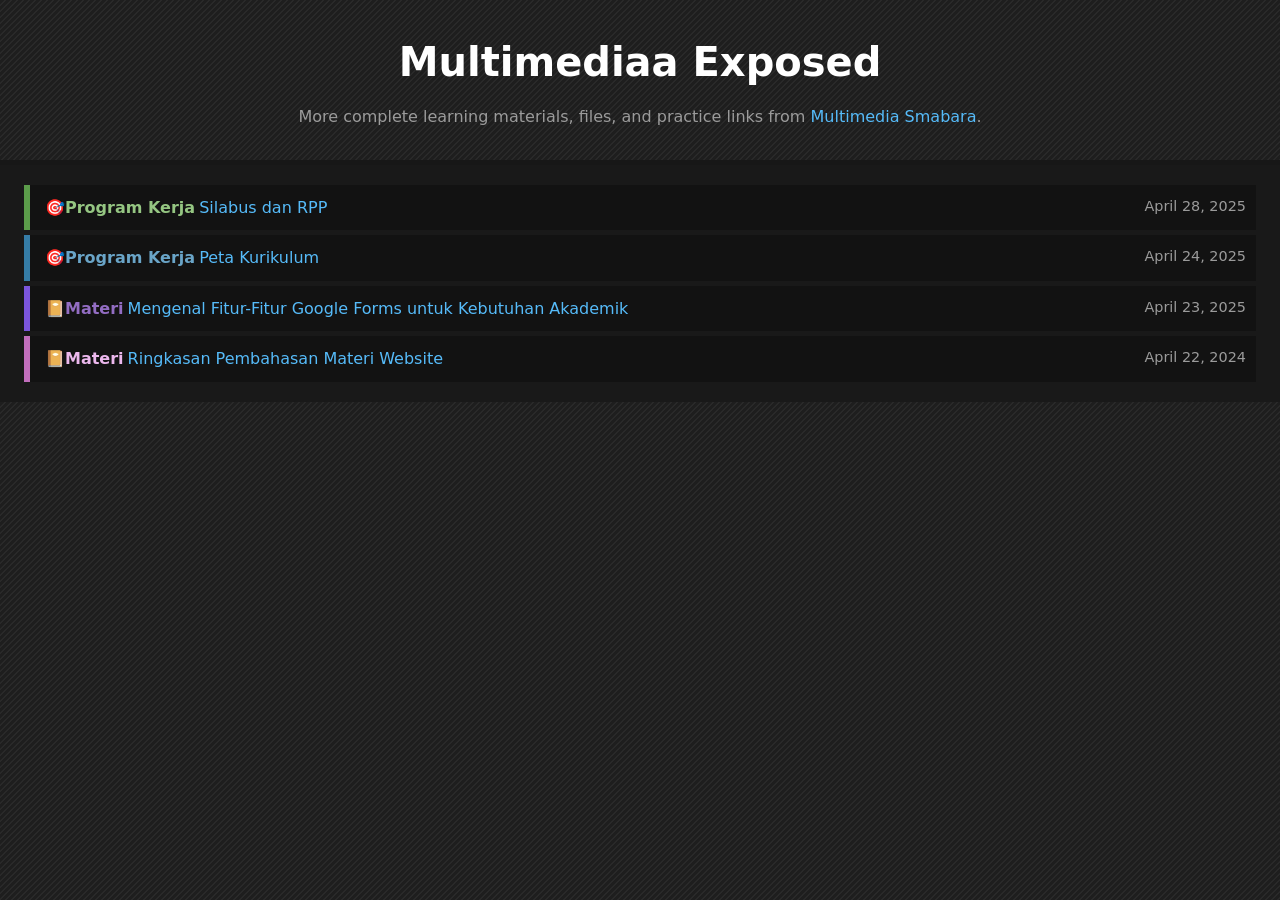
<file: index.html>
<!DOCTYPE html>
<html lang="en">
<head>
  <!-- HTML Meta Tags -->
  <meta charset="UTF-8">
  <meta name="description" content="More complete learning materials, files, and practice links from Multimedia Smabara.">
  <meta name="keywords" content="ekstrakurikuler multimedia di sma negeri 1 baturraden">
  <meta name="viewport" content="width=device-width, initial-scale=1.0">
  <meta http-equiv="X-UA-Compatible" content="ie=edge">
  <title>Multimedia | Exposed</title>
  <!-- Facebook Meta Tags -->
  <meta property="og:url" content="https://multimediaa.github.io">
  <meta property="og:type" content="website">
  <meta property="og:title" content="MULTIMEDIA SMABARA">
  <meta property="og:description" content="More complete learning materials, files, and practice links.">
  <meta property="og:image" content="https://multimediaa.github.io/exposed/media/opengraph.JPG">
  <!-- Twitter Meta Tags -->
  <meta name="twitter:card" content="summary_large_image">
  <meta property="twitter:domain" content="multimediaa.github.io">
  <meta property="twitter:url" content="https://multimediaa.github.io">
  <meta name="twitter:title" content="MULTIMEDIA SMABARA">
  <meta name="twitter:description" content="More complete learning materials, files, and practice links.">
  <meta name="twitter:image" content="https://multimediaa.github.io/exposed/media/opengraph.JPG">
  <!-- Favicon -->
  <link rel="apple-touch-icon" sizes="180x180" href="https://multimediaa.github.io/img/favicon/apple-touch.PNG">
  <link rel="icon" type="image/png" sizes="32x32" href="https://multimediaa.github.io/img/favicon/favicon-32.PNG">
  <link rel="icon" type="image/png" sizes="16x16" href="https://multimediaa.github.io/img/favicon/favicon-16.PNG">
  <link rel="shortcut icon" type="image/x-icon" href="https://multimediaa.github.io/img/favicon/favicon.ICO">
  <link rel="manifest" href="https://multimediaa.github.io/img/favicon/site.webmanifest">
  <!-- Resources -->
  <link rel="stylesheet" href="./static/index.css" type="text/css">
  <script src="./static/index.js"></script>
</head>
<body>
  <header class="header">
    <h1>Multimediaa Exposed</h1>
    <p>More complete learning materials, files, and practice links from <a href="https://multimediaa.github.io">Multimedia Smabara</a>.</p>
  </header>
  <main class="exposed-list">
    <article class="exposed">
      <a href="./2025/silabus-rpp.html">
        <span>🎯Program Kerja</span>Silabus dan RPP
      </a>
      <time>April 28, 2025</time>
    </article>
    <article class="exposed">
      <a href="./2025/peta-kurikulum.html">
        <span>🎯Program Kerja</span>Peta Kurikulum
      </a>
      <time>April 24, 2025</time>
    </article>
    <article class="exposed">
      <a href="./2025/google-forms.html">
        <span>📔Materi</span>Mengenal Fitur-Fitur Google Forms untuk Kebutuhan Akademik
      </a>
      <time>April 23, 2025</time>
    </article>
    <article class="exposed">
      <a href="./2024/google-sites.html">
        <span>📔Materi</span>Ringkasan Pembahasan Materi Website
      </a>
      <time>April 22, 2024</time>
    </article>
  </main>
</body>
</html>
</file>
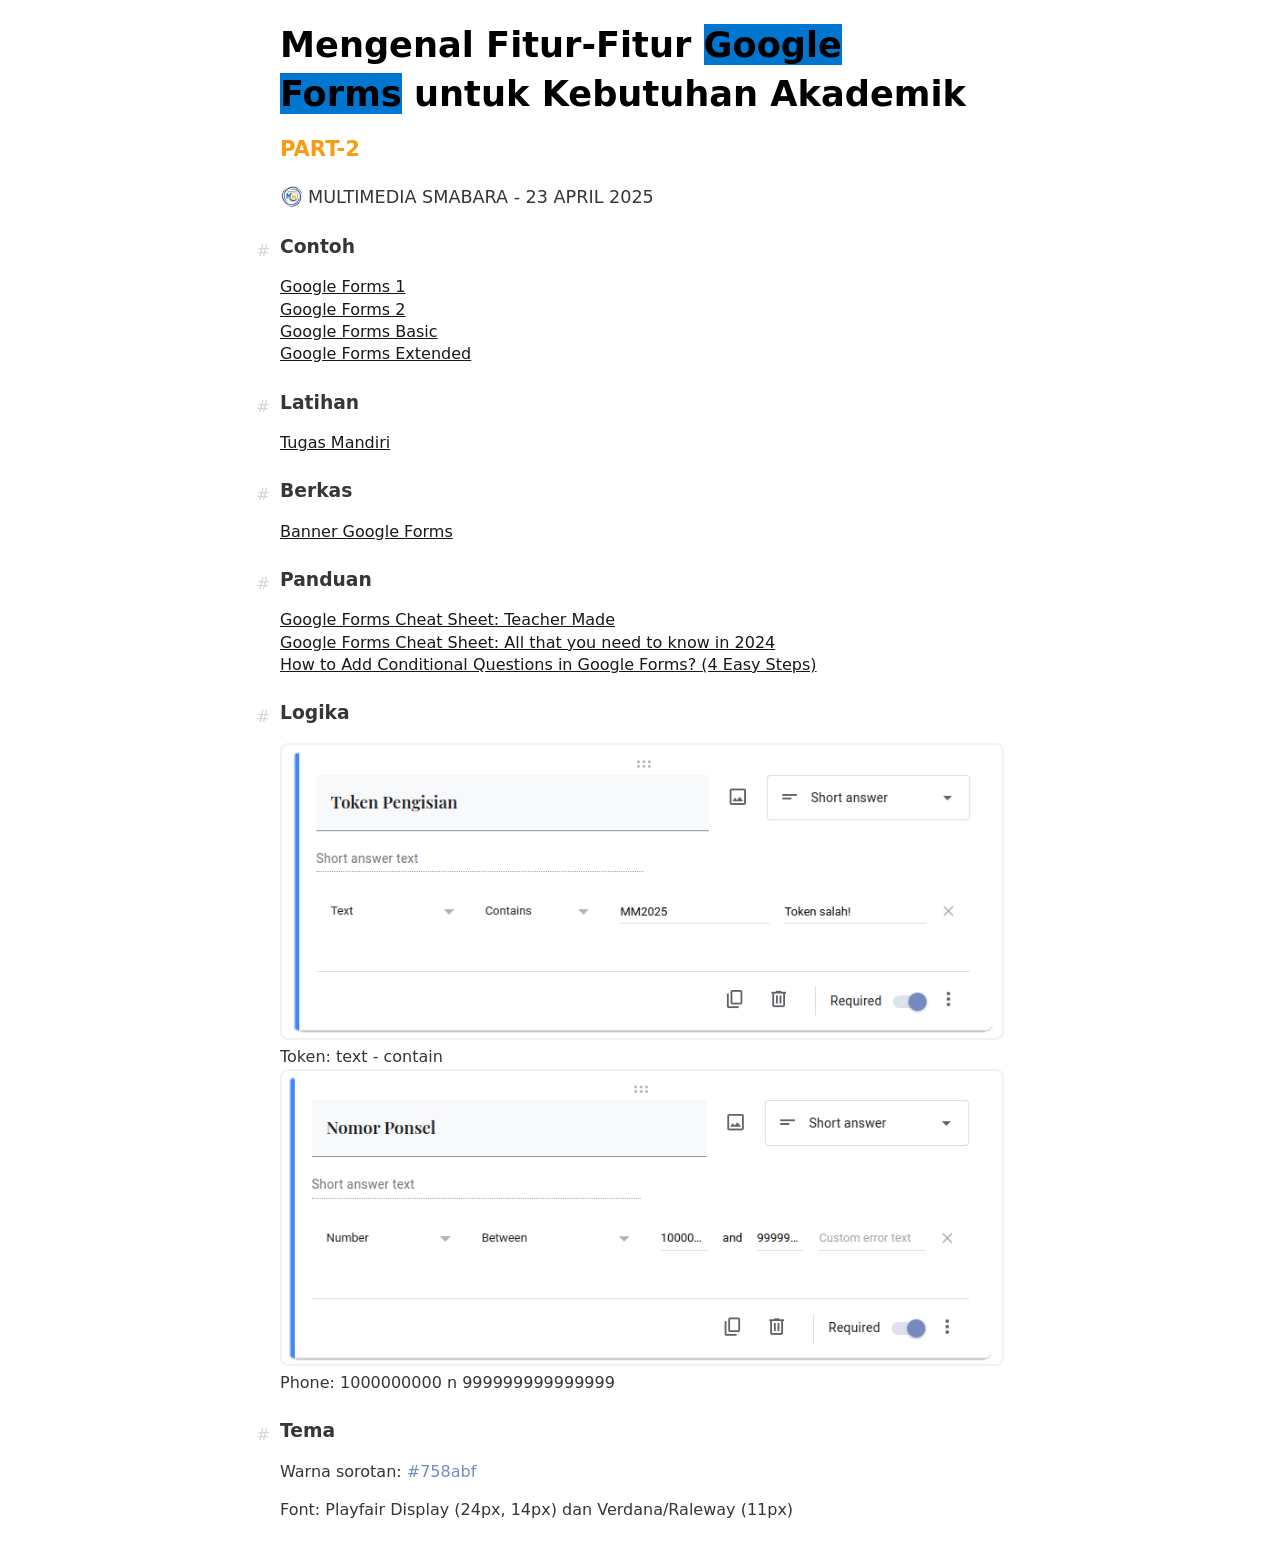
<file: 2025/google-forms.html>
<!DOCTYPE html>
<html lang="en">
<head>
 <meta charset="UTF-8">
 <meta name="viewport" content="width=device-width, initial-scale=1.0">
 <title>Google Forms - 23 April</title>
 <link rel="apple-touch-icon" sizes="180x180" href="https://multimediaa.github.io/img/favicon/apple-touch.PNG">
 <link rel="icon" type="image/png" sizes="32x32" href="https://multimediaa.github.io/img/favicon/favicon-32.PNG">
 <link rel="icon" type="image/png" sizes="16x16" href="https://multimediaa.github.io/img/favicon/favicon-16.PNG">
 <link rel="shortcut icon" type="image/x-icon" href="https://multimediaa.github.io/img/favicon/favicon.ICO">
 <link rel="manifest" href="https://multimediaa.github.io/img/favicon/site.webmanifest">
 <style>
		body {font-family: system-ui, -apple-system, BlinkMacSystemFont, segoe ui, roboto, oxygen, ubuntu, cantarell, fira sans, droid sans, helvetica neue, segoe ui emoji, apple color emoji, noto color emoji, sans-serif;font-weight: 400;line-height: 1.4;color: #363636;background: #fff;text-rendering: optimizeLegibility;word-wrap: break-word;margin: 20px auto;padding: 0 40px;min-height: 100vh;display: flex;flex-direction: column;align-items: stretch;}
		main {max-width: 720px;margin: 0 auto;width: 100%;}
		h1,h2,h3,h4,h5,h6 {font-weight: 600;margin-bottom: 12px;margin-top: 24px;color: #000;color: var(--text-bright);}
		h2,h3,h4,h5,h6 {position: relative}
		h1 {font-size: 2.2em;margin-top: 0}
		h1+p {font-size: 1.1em}
		:is(h1,h2,h3,h4,h5,h6)+:is(h2,h3,h4,h5,h6) {margin-top: 0}
		mark {background-color: #0076d1;}
		a {text-decoration: none;color: #0076d1;}
		a:hover {text-decoration: underline}
		.anchor0 {color: #000;text-decoration: none;}
		.anchor0:hover {text-decoration: none;}
		.anchor1 {color: #fa9c11;font-size: .6em;}
		.anchor1:hover {text-decoration: none;}
		.anchor {color: #000;font-weight: 400;opacity: .9;line-height: .5em;text-decoration: underline;}
		.anchor:hover {text-decoration: none;}
		h2 .anchor,h3 .anchor,h4 .anchor,h5 .anchor,h6 .anchor {color: var(--text);position: absolute;top: 0;right: 100%;padding-right: 10px;opacity: .2;transition: opacity .2s ease;font-size: 1.5ex;line-height: 2em;text-decoration: none;}	
		h2:hover .anchor,h3:hover .anchor,h4:hover .anchor,h5:hover .anchor,h6:hover .anchor {opacity: 1}
		.logo {background: url('../media/logo.PNG') no-repeat center center;background-size: contain;width: 24px;height: 24px;display: inline-block;vertical-align: top;margin-right: 4px;}
		.box {border: 2px solid rgb(0,0,0,.05);width: 100%;border-radius: 8px;}
 </style>
</head>
<body>
	<main>
  <h1 id="headline">
    <a class="anchor0" href="../media/2025-google-forms/GIF_Google-Forms.GIF" title="GIF">Mengenal Fitur-Fitur</a>&nbsp;<mark><a class="anchor0" href="../media/2025-google-forms/PNG_Google-Forms.PNG" title="PNG">Google Forms</a></mark>&nbsp;<a class="anchor0" href="../media/2025-google-forms/GIF_Google-Forms.GIF" title="GIF">untuk Kebutuhan Akademik</a>
		<a class="anchor1" href="../media/2025-google-forms/PNG_Google-Forms-2.PNG" title="Bersambung">PART-2</a>
  </h1>
		<p>
			<span class="logo"></span>MULTIMEDIA SMABARA - 23 APRIL 2025
		</p>
		
		<h3 id="contoh">
			<a class="anchor" href="#contoh" title="Contoh">#</a>Contoh
		</h3>
		<p>
			<a class="anchor" href="https://docs.google.com/forms/d/e/1FAIpQLSeyJG8Q91jNDzg3odWFz-pLTr6l0trHDXGAJ77teymiEqZ_AA/viewform?usp=dialog" title="Preview">Google Forms 1</a><br>
			<a class="anchor" href="https://docs.google.com/forms/d/e/1FAIpQLSeyVchLGjZ8Jn7IYQc56ddV7skVtwJy5lpZEDXqZa7TdtYu7w/viewform?usp=dialog" title="Practice">Google Forms 2</a><br>
			<a class="anchor" href="https://docs.google.com/forms/d/e/1FAIpQLSeb4SqGwUrLQduyQb2iVdxZR03C_CpEnFyZ-u4RyUtYSlosDw/viewform?usp=dialog" title="Optional">Google Forms Basic</a><br>
			<a class="anchor" href="https://docs.google.com/forms/d/e/1FAIpQLSdZThijK3Jrhuby3WXj0pCtRqYSV9C-4JyqzLfq8VTfQ7FcEg/viewform?usp=dialog" title="Optional">Google Forms Extended</a>
		</p>

		<h3 id="latihan">
			<a class="anchor" href="#latihan" title="Latihan">#</a>Latihan
		</h3>
		<p>
			<a class="anchor" href="https://docs.google.com/forms/d/e/1FAIpQLScuEfWXI0IEOgYHctUCjHJbeTgYB9jECVzzAeLGNyQsUtYFbg/viewform?usp=dialog" title="Tugas">Tugas Mandiri</a>
		</p>

		<h3 id="berkas">
			<a class="anchor" href="#berkas" title="Berkas">#</a>Berkas
		</h3>
		<p>
			<a class="anchor" href="../media/2025-google-forms/BANNER-Google-Forms.JPG" title="Banner">Banner Google Forms</a><br>
		</p>

		<h3 id="panduan">
			<a class="anchor" href="#panduan" title="Panduan">#</a>Panduan
		</h3>
		<p>
			<a class="anchor" href="https://content.twinkl.co.uk/image/1e/0f/nz-ty-1674764659-google-forms-cheat-sheet_ver_1.jpg" title="Cheatsheet">Google Forms Cheat Sheet: Teacher Made</a><br>
			<a class="anchor" href="https://extendedforms.io/blog/google-forms-cheat-sheet" title="Cheatsheet">Google Forms Cheat Sheet: All that you need to know in 2024</a><br>
			<a class="anchor" href="https://extendedforms.io/blog/conditional-questions-in-google-forms" title="Logic">How to Add Conditional Questions in Google Forms? (4 Easy Steps)</a>
		</p>

		<h3 id="logika">
			<a class="anchor" href="#logika" title="Logika">#</a>Logika
		</h3>
		<p>
			<img class="box" src="../media/2025-google-forms/Logika_Token.PNG" title="token">
			Token: text - contain
			<img class="box" src="../media/2025-google-forms/Logika_Nomor.PNG" title="nomor ponsel">
			Phone: 1000000000 n 999999999999999
		</p>

		<h3 id="tema">
			<a class="anchor" href="#tema" title="Tema">#</a>Tema
		</h3>
		<p>Warna sorotan: <span style="color: #758abf;">#758abf</span></p>
		<p>Font: Playfair Display (24px, 14px) dan Verdana/Raleway (11px)</p>
</main>
</body>
</html>
</file>
<file: static/index.css>
/* =========== Headline ========== */
.red       {border-color: #DB4745;}
.orange    {border-color: #F27B03;}
.yellow    {border-color: #F5DC66;}
.lime      {border-color: #A7D04E;}
.green     {border-color: #5B9C4A;}
.blue      {border-color: #357CA6;}
.amethyst  {border-color: #7B55DC;}
.violet    {border-color: #C16EBC;}
/* ============== Highlight ============== */
.exposed.violet a span    {color: #ECB8EDff;}
.exposed.amethyst a span  {color: #936DC3ff;}
.exposed.blue a span      {color: #6AA5C8ff;}
.exposed.green a span     {color: #95C682ff;}
.exposed.lime a span      {color: #EAFAA5ff;}
.exposed.yellow a span    {color: #EEEDB5ff;}
.exposed.orange a span    {color: #FDAE68ff;}
.exposed.red a span       {color: #F98A82ff;}
/* ====== Reset ====== */
* {
  margin: 0;
  padding: 0;
  box-sizing: border-box;
}
/* ================ Body ================= */
body {
  background-image: url("data:image/svg+xml,%3Csvg width='6' height='6' xmlns='http://www.w3.org/2000/svg'%3E%3Cpath d='M5 0h1L0 6V5zm1 5v1H5z' fill='%23333'/%3E%3C/svg%3E");
  font: 110%/1.5 system-ui, sans-serif;
  background-color: #1e1e1e;
  color: white;
  line-height: 1.6;
  font-weight: 400;
}
/* == Content 1 == */
.header {
  text-align: center;
  margin: 30px 0;
}
.header h1 {
  font-size: 2.5rem;
  margin-bottom: 10px;
}
.header p {
  font-size: 1rem;
  color: #9b9b9b;
}
.header a {
  color: #56BBF9;
  text-decoration: none;
}
/* ============== Content 2 ============= */
.exposed-list {
  background-color: #191919;
  border-top: 5px solid rgb(18, 18, 18,.2);
  padding: 20px 24px;
  display: flex;
  flex-direction: column;
  gap: 5px;
}
.exposed {
  display: flex;
  justify-content: space-between;
  padding: 10px;
  padding-left: 15px;
  border-left-width: 6.85px;
  border-left-style: solid;
  background: #121212;
  border-radius: 0;
  font-size: 1rem;
}
.exposed a {
  flex: 1;
  color: #56BBF9;
  text-decoration: none;
  font-weight: normal;
}
.exposed a span {
  margin-right: 4px;
  font-weight: bold;
  color: inherit;
}
.exposed time {
  text-align: right;
  white-space: nowrap;
  font-size: 0.9rem;
  color: #9b9b9b;
  margin-left: 20px;
}
/* ===== Responsive ===== */
@media (max-width: 768px) {
  .exposed {
    flex-direction: column;
    align-items: flex-start;
  }
  .exposed time {
    margin-left: 0;
    margin-top: 5px;
  }
}
@media (max-width: 480px) {
  .header h1 {
    font-size: 1.8rem;
  }
  .exposed {
    font-size: 0.95rem;
  }
  .exposed time {
    font-size: 0.85rem;
  }
}
</file>
